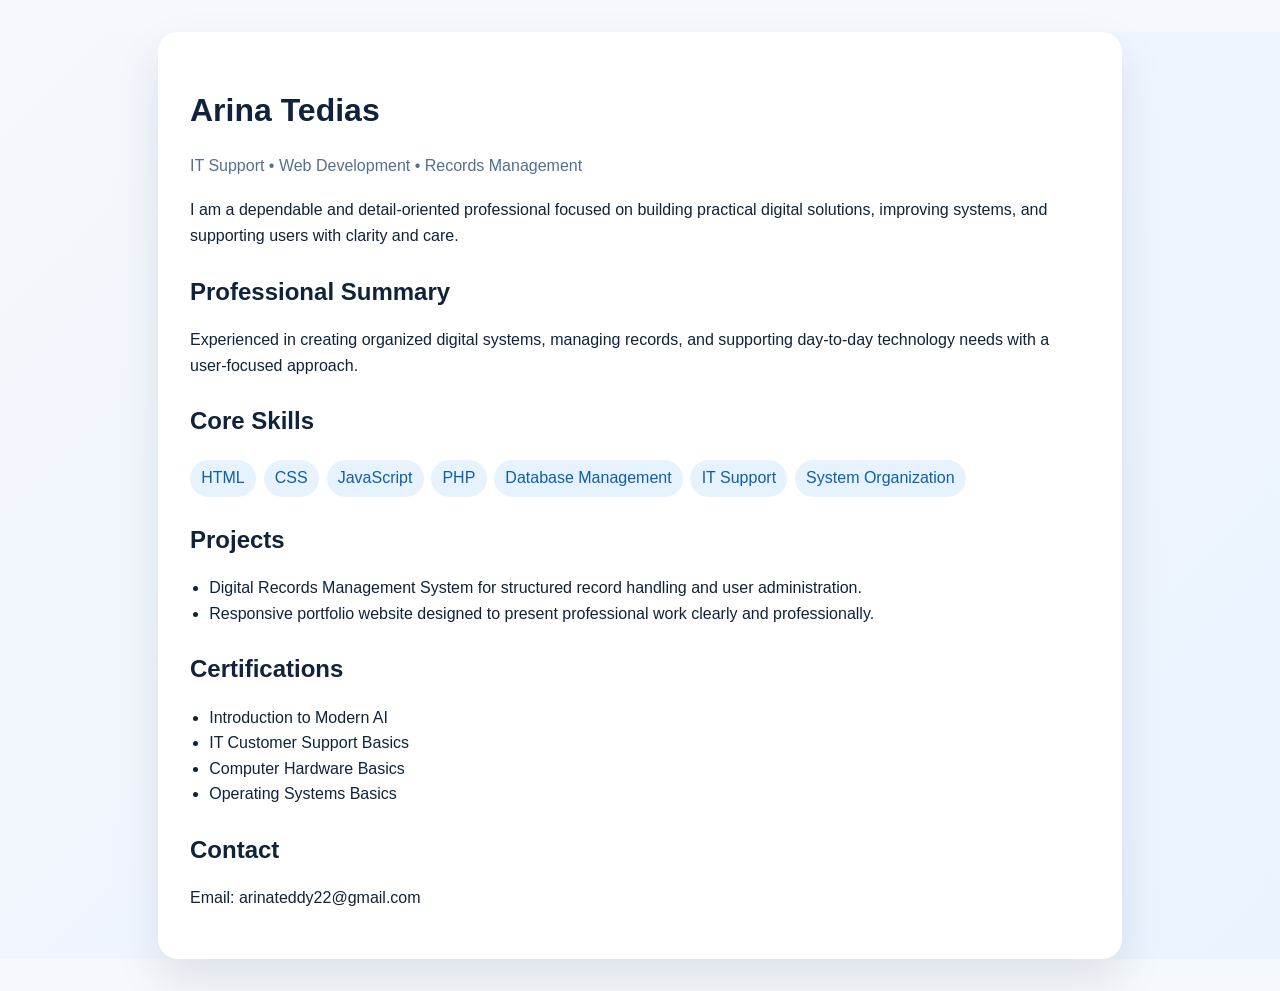
<file: cv.html>
<!DOCTYPE html>
<html lang="en">
  <head>
    <meta charset="UTF-8" />
    <meta name="viewport" content="width=device-width, initial-scale=1.0" />
    <title>Arina Tedias | CV</title>
    <style>
      :root {
        color-scheme: light dark;
        font-family: Inter, Arial, sans-serif;
        line-height: 1.6;
        color: #10233b;
        background: #f5f8fc;
      }
      body {
        margin: 0;
        background: linear-gradient(135deg, #f5f8fc 0%, #eaf3ff 100%);
        color: #10233b;
      }
      .cv-page {
        max-width: 900px;
        margin: 2rem auto;
        padding: 2rem;
        background: white;
        border-radius: 20px;
        box-shadow: 0 20px 45px rgba(16, 35, 59, 0.1);
      }
      h1, h2 { margin-bottom: 0.4rem; }
      .meta { color: #537091; margin-bottom: 1.2rem; }
      section { margin-top: 1.5rem; }
      ul { padding-left: 1.2rem; }
      .pill { display: inline-block; padding: 0.35rem 0.7rem; border-radius: 999px; background: #e7f2ff; color: #0e5fa8; margin: 0.2rem 0.2rem 0 0; }
      @media print {
        body { background: white; }
        .cv-page { box-shadow: none; margin: 0; padding: 0; }
      }
    </style>
  </head>
  <body>
    <main class="cv-page">
      <header>
        <h1>Arina Tedias</h1>
        <p class="meta">IT Support • Web Development • Records Management</p>
        <p>I am a dependable and detail-oriented professional focused on building practical digital solutions, improving systems, and supporting users with clarity and care.</p>
      </header>

      <section>
        <h2>Professional Summary</h2>
        <p>Experienced in creating organized digital systems, managing records, and supporting day-to-day technology needs with a user-focused approach.</p>
      </section>

      <section>
        <h2>Core Skills</h2>
        <p>
          <span class="pill">HTML</span>
          <span class="pill">CSS</span>
          <span class="pill">JavaScript</span>
          <span class="pill">PHP</span>
          <span class="pill">Database Management</span>
          <span class="pill">IT Support</span>
          <span class="pill">System Organization</span>
        </p>
      </section>

      <section>
        <h2>Projects</h2>
        <ul>
          <li>Digital Records Management System for structured record handling and user administration.</li>
          <li>Responsive portfolio website designed to present professional work clearly and professionally.</li>
        </ul>
      </section>

      <section>
        <h2>Certifications</h2>
        <ul>
          <li>Introduction to Modern AI</li>
          <li>IT Customer Support Basics</li>
          <li>Computer Hardware Basics</li>
          <li>Operating Systems Basics</li>
        </ul>
      </section>

      <section>
        <h2>Contact</h2>
        <p>Email: arinateddy22@gmail.com</p>
      </section>
    </main>
  </body>
</html>
</file>
